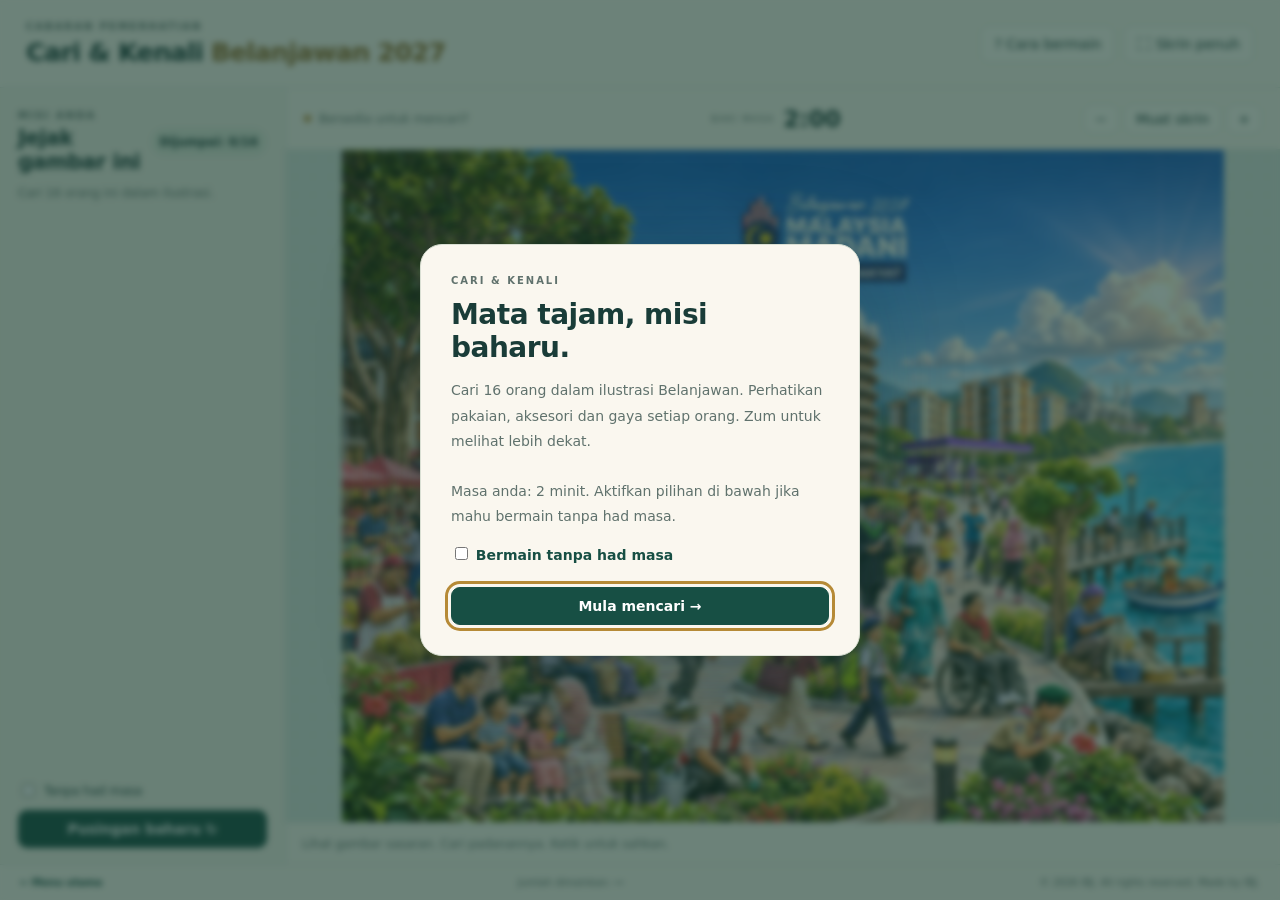
<file: index.html>
<!doctype html>
<html lang="ms">
<head>
<meta charset="utf-8">
<meta name="viewport" content="width=device-width,initial-scale=1,viewport-fit=cover">
<meta name="theme-color" content="#173f3b">
<meta name="description" content="Cari 16 orang dalam ilustrasi Belanjawan 2027. Padankan gambar, zum dan uji ketelitian anda.">
<title>Cari &amp; Kenali Belanjawan 2027</title>
<link rel="stylesheet" href="visual-game.css?v=20261128-4">
<script src="visual-targets.js?v=20261128-7" defer></script>
<script src="visual-game.js?v=20261128-6" defer></script>
</head>
<body>
<header class="masthead">
  <div class="brand"><span class="eyebrow">CABARAN PEMERHATIAN</span><h1>Cari &amp; Kenali <em>Belanjawan 2027</em></h1></div>
  <div class="header-actions"><button id="help" aria-label="Cara bermain">? <span>Cara bermain</span></button><button id="fullscreen" aria-pressed="false" aria-label="Skrin penuh">⛶ <span>Skrin penuh</span></button></div>
</header>
<div class="play-layout">
  <aside class="target-panel" aria-label="Gambar sasaran">
    <div class="panel-heading"><div><span class="eyebrow">MISI ANDA</span><h2>Jejak gambar ini</h2></div><strong id="progress" aria-live="polite">Dijumpai: 0/16</strong></div>
    <p class="instruction">Cari 16 orang ini dalam ilustrasi.</p>
    <ol id="targets" aria-label="16 gambar orang untuk dicari"></ol>
    <div class="panel-bottom"><label><input type="checkbox" id="untimed"> Tanpa had masa</label><button id="restart" class="primary">Pusingan baharu ↻</button></div>
  </aside>
  <main class="scene-column">
    <div class="scene-toolbar">
      <div class="round-state"><span class="live-dot"></span><span id="round-label">Bersedia untuk mencari?</span></div>
      <div id="timerDisplay" role="timer" aria-label="Baki masa"><span id="timer-label">BAKI MASA</span><b id="clock">2:00</b></div>
      <nav aria-label="Kawalan paparan"><button id="out" aria-label="Zum keluar">−</button><button id="fit">Muat skrin</button><button id="in" aria-label="Zum masuk">+</button></nav>
    </div>
    <div id="viewport" tabindex="0" aria-label="Ilustrasi carian. Seret untuk bergerak, cubit atau gunakan butang zum. Kekunci anak panah untuk bergerak, tambah dan tolak untuk zum.">
      <div id="scene"><img id="artwork" src="community-search.webp" width="1437" height="1094" alt="Ilustrasi Belanjawan dengan masyarakat Malaysia, kedai, kenderaan dan aktiviti ekonomi." draggable="false"><svg id="markers" viewBox="0 0 1437 1094" aria-hidden="true"></svg></div>
    </div>
    <div class="scene-caption"><span id="feedback" role="status" aria-live="polite">Lihat gambar sasaran. Cari padanannya. Ketik untuk sahkan.</span><button id="answers" hidden>Lihat jawapan</button></div>
  </main>
</div>
<footer><a href="landing.html">← Menu utama</a><span>Jumlah dimainkan: <b data-count="cari_kenali">—</b></span><span class="copyright">© 2026 IBJ. All rights reserved. Made by IBJ.</span></footer>
<dialog id="modal" aria-labelledby="modalTitle" aria-describedby="modalText"><form method="dialog"><span class="eyebrow">CARI &amp; KENALI</span><h2 id="modalTitle">Mata tajam, misi baharu.</h2><p id="modalText"></p><div id="summary"></div><div class="dialog-actions"><button id="dialog-secondary" value="close">Kembali</button><button id="dialog-primary" class="primary" value="play">Mula mencari →</button></div></form></dialog>
<noscript>Aktifkan JavaScript untuk memainkan permainan ini.</noscript>
</body></html>
</file>
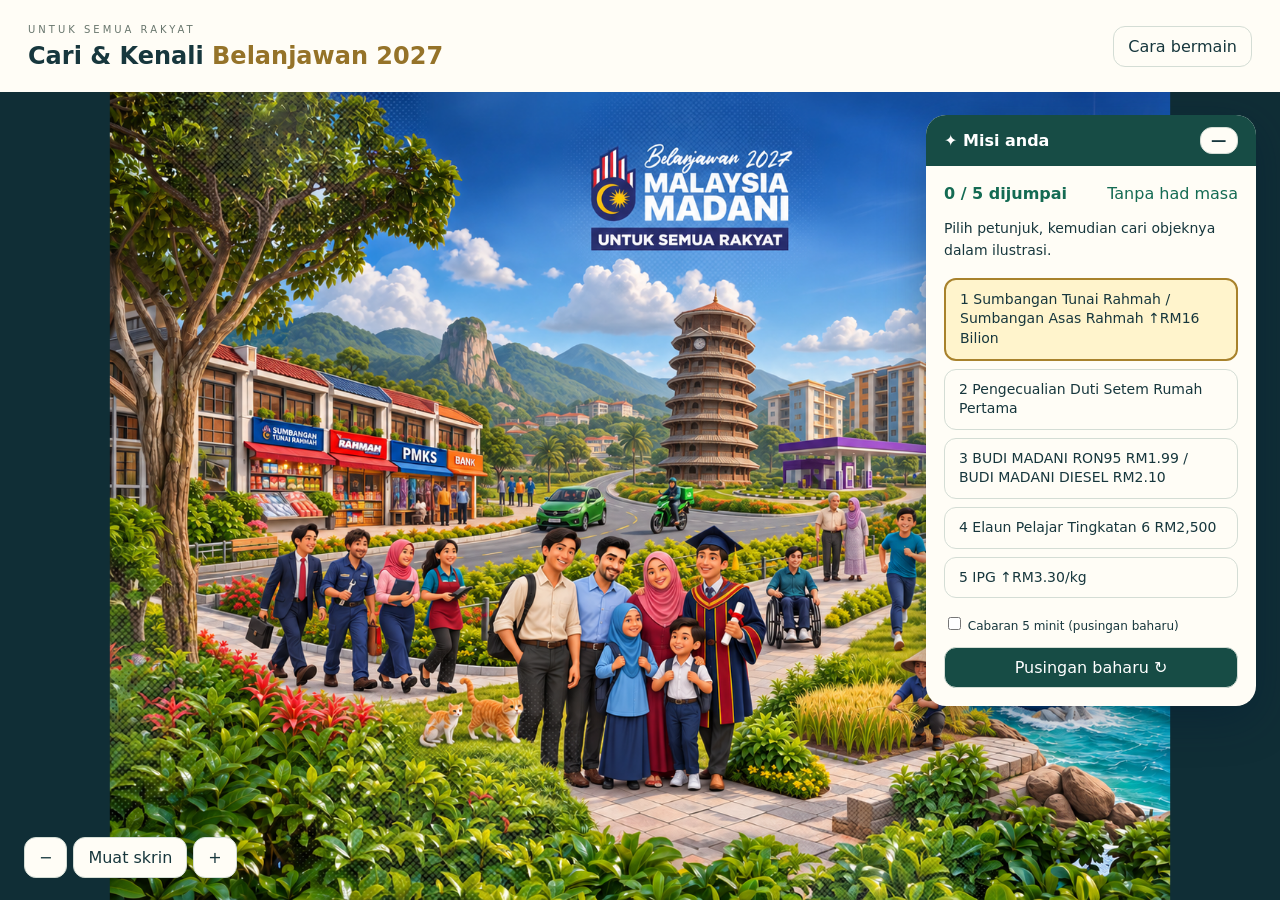
<file: index_v1.html>
<!doctype html><html lang="ms"><meta charset="utf-8"><meta name="viewport" content="width=device-width,initial-scale=1"><title>Cari & Kenali Belanjawan 2027</title><link rel="stylesheet" href="style.css"><body><header><div><small>UNTUK SEMUA RAKYAT</small><h1>Cari & Kenali <em>Belanjawan 2027</em></h1></div><button id="help">Cara bermain</button></header><main id="viewport" aria-label="Ilustrasi permainan"><div id="scene"><img src="illustration.png" alt="Ilustrasi masyarakat Malaysia, kedai, kenderaan dan aktiviti ekonomi" draggable="false"><div id="markers"></div></div></main><nav aria-label="Kawalan paparan"><button id="out" aria-label="Zum keluar">−</button><button id="fit">Muat skrin</button><button id="in" aria-label="Zum masuk">+</button></nav><aside id="panel"><div id="handle"><b>✦ Misi anda</b><button id="min" aria-label="Kecilkan petunjuk">−</button></div><div id="contents"><div class="status"><b id="progress">0 / 5 dijumpai</b><span id="clock"></span></div><p>Pilih petunjuk, kemudian cari objeknya dalam ilustrasi.</p><ol id="clues"></ol><label><input id="timed" type="checkbox"> Cabaran 5 minit (pusingan baharu)</label><button id="restart" class="primary">Pusingan baharu ↻</button></div></aside><div id="feedback" role="status" aria-live="polite"></div><dialog id="modal"><h2 id="modalTitle"></h2><p id="modalText"></p><button id="close" class="primary">Teruskan</button></dialog><script src="data.js"></script><script src="game.js"></script></body></html>
</file>
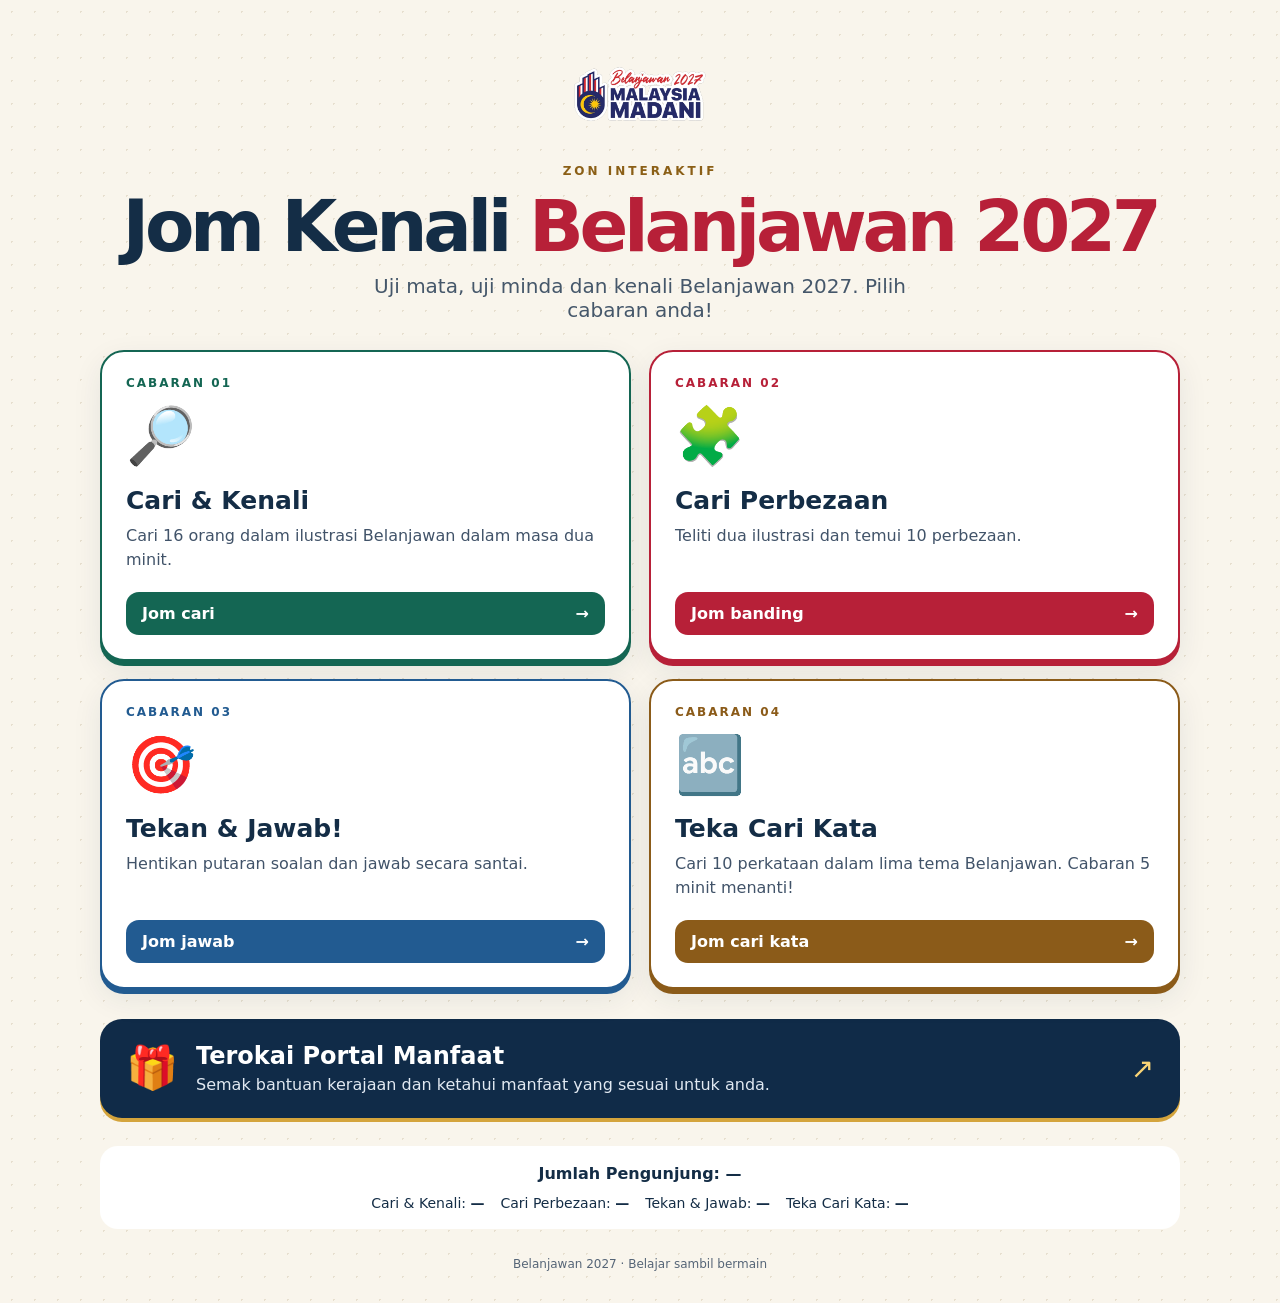
<file: landing.html>
<!doctype html><html lang="ms"><head><meta charset="utf-8"><meta name="viewport" content="width=device-width,initial-scale=1"><meta name="theme-color" content="#102b48"><title>Jom Kenali Belanjawan 2027</title><style>
*{box-sizing:border-box}body{margin:0;font-family:system-ui,sans-serif;color:#142d46;background:#f9f5ec;background-image:radial-gradient(#e7dfcf 1px,transparent 1px);background-size:23px 23px}main{max-width:1120px;margin:auto;padding:24px 20px 32px}header{text-align:center}header img{width:min(220px,60vw);height:140px;object-fit:contain;display:block;margin:auto}h1{font-size:clamp(38px,7vw,72px);letter-spacing:-.06em;line-height:1;margin:12px 0;color:#142d46}h1 span{color:#b72038}header p{font-size:clamp(15px,2vw,20px);margin:12px auto 28px;max-width:560px;color:#45576a}.eyebrow{font-weight:800;font-size:12px;letter-spacing:3px;text-transform:uppercase;color:#8b5f16}.games{display:grid;grid-template-columns:repeat(2,1fr);gap:18px}.game{--accent:#146653;display:flex;flex-direction:column;position:relative;overflow:hidden;padding:24px;border-radius:24px;background:white;color:#142d46;text-decoration:none;box-shadow:0 5px 0 var(--accent),0 10px 30px #17334a15;border:2px solid var(--accent);transition:transform .2s,box-shadow .2s;min-height:260px}.game:hover{transform:translateY(-5px);box-shadow:0 9px 0 var(--accent),0 15px 30px #17334a22}.game:active{transform:translateY(3px);box-shadow:0 2px 0 var(--accent)}.game:nth-child(2){--accent:#b72038}.game:nth-child(3){--accent:#225b91}.game:nth-child(4){--accent:#8b5b19}.number{color:var(--accent);font-weight:800;font-size:12px;letter-spacing:2px}.emoji{font-size:56px;line-height:1.3;margin:10px 0}.game h2{font-size:25px;line-height:1.15;margin:4px 0 8px}.game p{color:#415369;margin:0 0 20px;line-height:1.5}.play{margin-top:auto;color:white;background:var(--accent);padding:12px 16px;border-radius:13px;font-weight:800;display:flex;justify-content:space-between}.portal{display:flex;align-items:center;gap:18px;background:#102b48;color:white;text-decoration:none;border-radius:22px;margin-top:30px;padding:22px 26px;box-shadow:0 4px 0 #d4a43c}.portal .emoji{margin:0;font-size:42px}.portal h2{margin:0 0 5px;font-size:24px}.portal p{margin:0;color:#e1e9f2}.portal .arrow{margin-left:auto;font-size:28px;color:#f9d477}.portal:hover{background:#1d4264}a:focus-visible{outline:4px solid #d69b28;outline-offset:5px}footer{text-align:center;color:#566577;font-size:12px;margin-top:28px} @media(max-width:720px){main{padding:18px 14px 24px}.games{grid-template-columns:1fr;gap:16px}.game{min-height:0;padding:18px}.emoji{font-size:44px;margin:4px 0}.game h2{font-size:23px}.game p{margin-bottom:12px}.portal{padding:18px;gap:12px}.portal h2{font-size:20px}header img{height:110px}}@media(prefers-reduced-motion:reduce){*{transition:none!important}}</style></head><body><main><header><img src="[data-uri]" alt="Belanjawan 2027 Malaysia MADANI"><div class="eyebrow">Zon Interaktif</div><h1>Jom Kenali <span>Belanjawan 2027</span></h1><p>Uji mata, uji minda dan kenali Belanjawan 2027. Pilih cabaran anda!</p></header><section class="games" aria-label="Pilih permainan"><a class="game" href="index.html"><span class="number">CABARAN 01</span><span class="emoji" aria-hidden="true">🔎</span><h2>Cari &amp; Kenali</h2><p>Cari 16 orang dalam ilustrasi Belanjawan dalam masa dua minit.</p><span class="play">Jom cari <span>→</span></span></a><a class="game" href="https://ismailyjoe.github.io/belanjawan-2027-cari-perbezaan/"><span class="number">CABARAN 02</span><span class="emoji" aria-hidden="true">🧩</span><h2>Cari Perbezaan</h2><p>Teliti dua ilustrasi dan temui 10 perbezaan.</p><span class="play">Jom banding <span>→</span></span></a><a class="game" href="https://ismailyjoe.github.io/belanjawan-2027-soalan-santai/"><span class="number">CABARAN 03</span><span class="emoji" aria-hidden="true">🎯</span><h2>Tekan &amp; Jawab!</h2><p>Hentikan putaran soalan dan jawab secara santai.</p><span class="play">Jom jawab <span>→</span></span></a>
<a class="game" href="https://ismailyjoe.github.io/belanjawan-2027-teka-cari-kata/">
 <span class="number">CABARAN 04</span>
 <span class="emoji" aria-hidden="true">🔤</span>
 <h2>Teka Cari Kata</h2>
 <p>Cari 10 perkataan dalam lima tema Belanjawan. Cabaran 5 minit menanti!</p>
 <span class="play">Jom cari kata <span>→</span></span>
</a></section><a class="portal" href="https://manfaat.mof.gov.my/" target="_blank" rel="noopener noreferrer"><span class="emoji" aria-hidden="true">🎁</span><div><h2>Terokai Portal Manfaat</h2><p>Semak bantuan kerajaan dan ketahui manfaat yang sesuai untuk anda.</p></div><span class="arrow" aria-hidden="true">↗</span></a><section style='margin-top:28px;text-align:center;background:white;border-radius:18px;padding:18px;color:#142d46' aria-label='Statistik'><strong>Jumlah Pengunjung: <span data-count='visitors'>—</span></strong><div style='display:flex;flex-wrap:wrap;justify-content:center;gap:16px;margin-top:12px;font-size:14px'><span>Cari &amp; Kenali: <b data-count='cari_kenali'>—</b></span><span>Cari Perbezaan: <b data-count='cari_perbezaan'>—</b></span><span>Tekan &amp; Jawab: <b data-count='tekan_jawab'>—</b></span><span>Teka Cari Kata: <b data-count='teka_cari_kata'>—</b></span></div></section><footer>Belanjawan 2027 · Belajar sambil bermain</footer></main><script>(()=>{const base="https://belanjawan-2027-games-default-rtdb.asia-southeast1.firebasedatabase.app/counters/";const fmt=new Intl.NumberFormat("ms-MY");window.budgetCount=async key=>{try{const r=await fetch(base+key+".json",{method:"PUT",headers:{"Content-Type":"application/json"},body:JSON.stringify({".sv":{"increment":1}})});if(!r.ok)throw Error(r.status);const v=await r.json();document.querySelectorAll('[data-count="'+key+'"]').forEach(e=>e.textContent=fmt.format(v));}catch(e){console.warn("Counter unavailable",e);}};window.budgetRead=async()=>{try{const r=await fetch(base.slice(0,-1)+".json",{cache:"no-store"});if(!r.ok)throw Error(r.status);const v=await r.json()||{};document.querySelectorAll("[data-count]").forEach(e=>e.textContent=fmt.format(v[e.dataset.count]||0));}catch(e){console.warn("Counter unavailable",e);}};})();</script><script>budgetCount('visitors').then(budgetRead);</script></body></html>
</file>
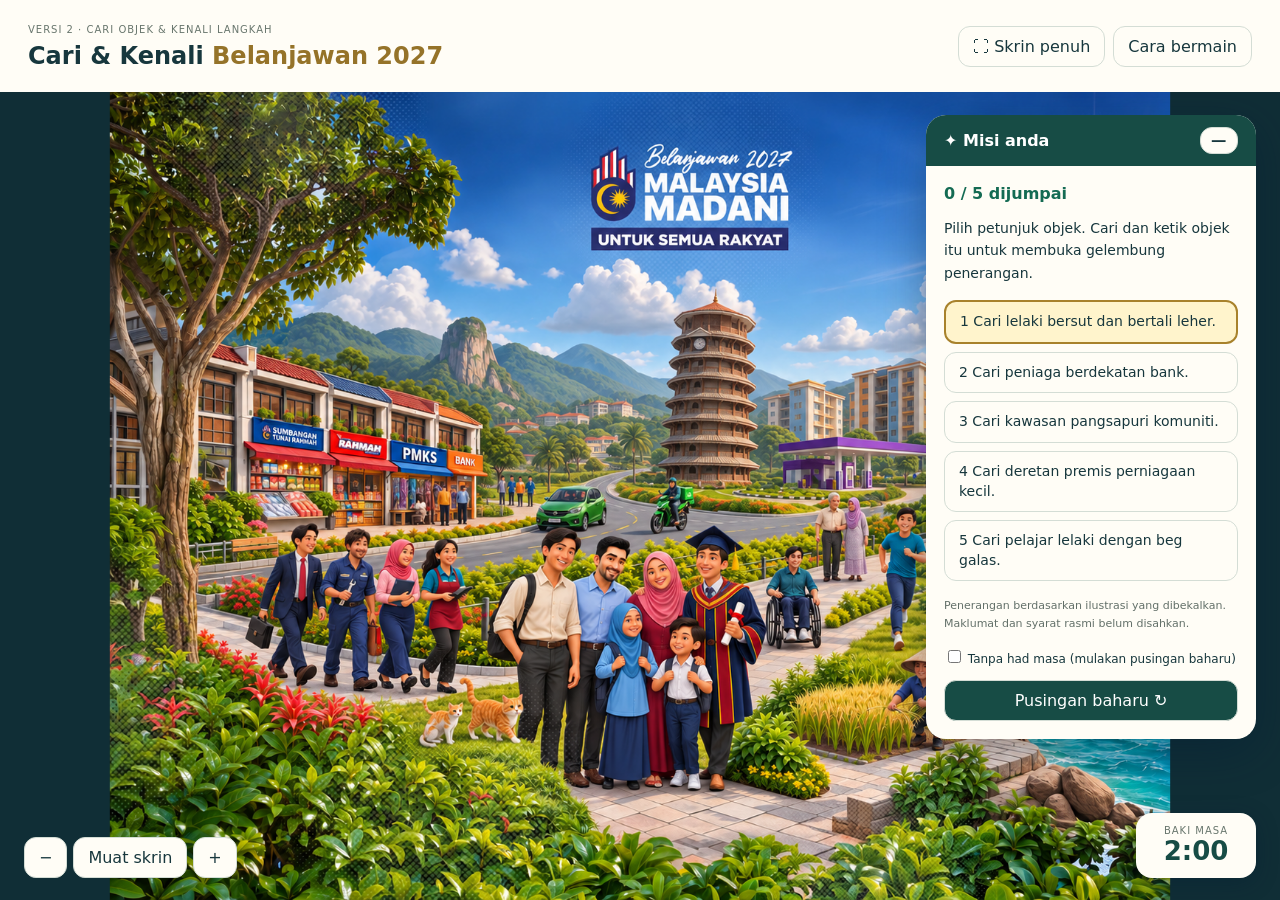
<file: version2.html>
<!doctype html><html lang="ms"><meta charset="utf-8"><meta name="viewport" content="width=device-width,initial-scale=1"><title>Cari & Kenali Belanjawan 2027</title><style>*{box-sizing:border-box}body{margin:0;background:#102e36;color:#17373d;font:16px system-ui,sans-serif;overflow:hidden}header{height:92px;background:#fffdf6;display:flex;align-items:center;justify-content:space-between;padding:16px 28px;position:relative;z-index:2}small{font-size:10px;letter-spacing:3px;color:#68766d}h1{font-size:24px;margin:5px 0}em{font-style:normal;color:#957329}button{font:inherit;border:1px solid #d4ddd5;border-radius:12px;padding:10px 14px;background:#fffdf6;color:#17373d;cursor:pointer}button:focus-visible{outline:3px solid #d99a24;outline-offset:2px}button:hover{background:#e9f0e7}#viewport{height:calc(100dvh - 92px);position:relative;overflow:hidden;touch-action:none;cursor:grab}#scene{position:absolute;transform-origin:0 0;user-select:none}#scene img{display:block;width:1437px;height:1095px;pointer-events:none}#markers{position:absolute;inset:0;pointer-events:none}.marker{position:absolute;border:4px solid #fff;border-radius:50%;background:#146b53aa;box-shadow:0 0 0 4px #146b53;width:38px;height:38px;display:grid;place-items:center;color:white;font-weight:bold;transform:translate(-50%,-50%)}nav{position:absolute;bottom:22px;left:24px;display:flex;gap:6px}aside{position:absolute;right:24px;top:115px;width:330px;background:#fffdf6;border-radius:20px;box-shadow:0 12px 45px #001c3466;overflow:hidden;max-height:calc(100dvh - 145px);overflow-y:auto}#handle{display:flex;align-items:center;justify-content:space-between;background:#174c45;color:white;padding:12px 18px;cursor:move;touch-action:none}#handle button{padding:0 9px;font-size:22px}#contents{padding:18px}.status{display:flex;justify-content:space-between;color:#146b53}p{font-size:14px;line-height:1.6}ol{padding:0;list-style:none;margin:16px 0}li{margin:8px 0}li button{width:100%;text-align:left;font-size:14px;line-height:1.4}li button.active{border:2px solid #a8822c;background:#fff4cc}li button.found{background:#e3efdf;text-decoration:line-through}label{font-size:12px;display:block;margin:14px 0}.primary{background:#174c45;color:white;width:100%}.primary:hover{background:#28695e}#feedback{position:absolute;bottom:80px;left:50%;transform:translateX(-50%);background:#fffdf6;padding:12px 20px;border-radius:16px;pointer-events:none;opacity:0;transition:opacity .2s;max-width:90%;text-align:center}dialog{border:0;border-radius:24px;padding:30px;max-width:460px;width:90%}dialog::backdrop{background:#092d3dbb}dialog h2{color:#174c45}@media(max-width:600px){header{height:78px;padding:12px 16px}h1{font-size:17px}header button{font-size:12px;padding:8px}#viewport{height:calc(100dvh - 78px)}aside{width:275px;right:12px;top:92px;max-height:55dvh}#contents{padding:12px}li button{font-size:12px;padding:8px}nav{left:12px;bottom:16px}}

#bubbles{position:absolute;inset:0;pointer-events:none}.measure-bubble{position:absolute;pointer-events:auto;background:#fffdf6;border:2px solid #ae862e;border-radius:18px;padding:16px;box-shadow:0 8px 28px #001c3466;z-index:1;cursor:default}.measure-bubble:after{content:'';position:absolute;bottom:-12px;left:50%;border-left:12px solid transparent;border-right:12px solid transparent;border-top:12px solid #ae862e}.measure-bubble button{float:right;padding:0 7px;margin-left:5px}.measure-bubble p{margin:10px 0 0;font-size:14px}.marker{pointer-events:auto;cursor:pointer}#completion{padding:10px;background:#e3efdf;border-radius:10px;margin-bottom:12px}.source-note{font-size:11px;color:#637069}li button.found{text-decoration:none}header small{letter-spacing:1px}
#timerDisplay{position:fixed;right:24px;bottom:22px;z-index:3;display:flex;flex-direction:column;align-items:center;min-width:120px;padding:12px 18px;border-radius:16px;background:#fffdf6;box-shadow:0 5px 22px #001c3455;color:#174c45}#timerDisplay small{font-size:10px;letter-spacing:1px}#clock{font-size:26px;font-variant-numeric:tabular-nums}#timerDisplay.urgent{color:#a52f28}#timerDisplay.no-limit #clock{font-size:16px}@media(max-width:600px){#timerDisplay{right:12px;bottom:16px;min-width:105px;padding:10px}#clock{font-size:22px}}.header-actions{display:flex;gap:8px;align-items:center}body:fullscreen{width:100%;height:100%}@media(max-width:600px){header{gap:8px}header h1{font-size:15px}header small{font-size:8px}.header-actions{gap:5px;flex-shrink:0}.header-actions button{font-size:11px;padding:8px 7px}header>div:first-child{min-width:0}}</style><body><header><div><small>VERSI 2 · CARI OBJEK & KENALI LANGKAH</small><h1>Cari & Kenali <em>Belanjawan 2027</em></h1></div><div class="header-actions"><button id="fullscreen" aria-pressed="false">⛶ Skrin penuh</button><button id="help">Cara bermain</button></div></header><main id="viewport" aria-label="Ilustrasi permainan"><div id="scene"><img src="illustration.png" alt="Ilustrasi masyarakat Malaysia, kedai, kenderaan dan aktiviti ekonomi" draggable="false"><div id="markers"></div></div><div id="bubbles"></div></main><nav aria-label="Kawalan paparan"><button id="out" aria-label="Zum keluar">−</button><button id="fit">Muat skrin</button><button id="in" aria-label="Zum masuk">+</button></nav><aside id="panel"><div id="handle"><b>✦ Misi anda</b><button id="min" aria-label="Kecilkan petunjuk">−</button></div><div id="contents"><div id="completion" hidden><b>Tahniah! Semua dijumpai 🎉</b><p>Klik tanda ✓ untuk membaca semula penerangan.</p></div><div class="status"><b id="progress">0 / 5 dijumpai</b></div><p>Pilih petunjuk objek. Cari dan ketik objek itu untuk membuka gelembung penerangan.</p><ol id="clues"></ol><p class="source-note">Penerangan berdasarkan ilustrasi yang dibekalkan. Maklumat dan syarat rasmi belum disahkan.</p><label><input id="untimed" type="checkbox"> Tanpa had masa (mulakan pusingan baharu)</label><button id="restart" class="primary">Pusingan baharu ↻</button></div></aside><div id="timerDisplay" role="timer" aria-label="Baki masa"><small>BAKI MASA</small><b id="clock">2:00</b></div><div id="feedback" role="status" aria-live="polite"></div><dialog id="modal"><h2 id="modalTitle"></h2><p id="modalText"></p><button id="close" class="primary">Teruskan</button></dialog><script>const ITEMS = [{"id":1,"text":"Sumbangan Tunai Rahmah / Sumbangan Asas Rahmah ↑RM16 Bilion","clue":"Cari kedai bantuan keperluan asas.","rect":[13,40,8,13],"measure":"Peruntukan Sumbangan Tunai Rahmah dan Sumbangan Asas Rahmah dinaikkan kepada RM16 bilion."},{"id":2,"text":"Pembiayaan mikro ↑RM57 Bilion","clue":"Cari deretan premis perniagaan kecil.","rect":[9,34,26,20],"measure":"Pembiayaan mikro dinaikkan kepada RM57 bilion."},{"id":3,"text":"TEKUN ↑RM1.3 Bilion","clue":"Cari kedai PMKS.","rect":[26,42,6,12],"measure":"Pembiayaan melalui TEKUN dinaikkan kepada RM1.3 bilion."},{"id":4,"text":"Cukai ↓1%","clue":"Cari premis PMKS dalam deretan kedai.","rect":[26,42,6,12],"measure":"Cukai bagi PMKS dikurangkan sebanyak 1%."},{"id":5,"text":"BSN ↑RM1.7 Bilion","clue":"Cari bank bersebelahan kedai PMKS.","rect":[32,44,4,10],"measure":"Pembiayaan melalui BSN dinaikkan kepada RM1.7 bilion."},{"id":6,"text":"AIM ↑RM3 Bilion","clue":"Cari kumpulan usahawan di tepi jalan.","rect":[36,47,4,5],"measure":"Pembiayaan melalui AIM dinaikkan kepada RM3 bilion."},{"id":7,"text":"Peruntukan Semua Negeri Naik ↑","clue":"Cari menara jam condong.","rect":[51,24,11,25],"measure":"Peruntukan untuk semua negeri ditingkatkan."},{"id":8,"text":"Komuniti Angkat MADANI","clue":"Cari kawasan pangsapuri komuniti.","rect":[62,32,20,11],"measure":"Komuniti Angkat MADANI ialah program untuk menyokong pembangunan komuniti."},{"id":9,"text":"Pengecualian Duti Setem Rumah Pertama","clue":"Cari bangunan pangsapuri.","rect":[62,32,20,11],"measure":"Pengecualian duti setem diberikan bagi rumah pertama."},{"id":10,"text":"BUDI MADANI RON95 RM1.99 / BUDI MADANI DIESEL RM2.10","clue":"Cari stesen minyak.","rect":[63,42,15,7],"measure":"Harga BUDI MADANI RON95 ialah RM1.99 dan diesel RM2.10."},{"id":11,"text":"Jualan RAHMAH ↑RM700 juta","clue":"Cari kedai RAHMAH.","rect":[20,41,6,13],"measure":"Peruntukan Jualan RAHMAH dinaikkan kepada RM700 juta."},{"id":12,"text":"Barang basah","clue":"Cari gerai sayur dan barang basah.","rect":[13,48,7,6],"measure":"Penebusan SARA diperluaskan untuk pembelian barangan basah dan pasar tani."},{"id":13,"text":"Geran Sejahtera MADANI","clue":"Cari peniaga berdekatan bank.","rect":[30,48,4,5],"measure":"Geran Sejahtera MADANI menyediakan sokongan berbentuk peralatan."},{"id":14,"text":"e-Hailing ↑RM227","clue":"Cari kereta hijau.","rect":[40,48,7,6],"measure":"Pendapatan pemandu e-Hailing ditingkatkan sebanyak RM227."},{"id":15,"text":"Peningkatan Pendapatan p-Hailing ↑RM100","clue":"Cari penunggang motosikal penghantaran hijau.","rect":[50,47,5,8],"measure":"Pendapatan p-Hailing ditingkatkan sebanyak RM100."},{"id":16,"text":"Cukai Jagaan Warga Emas ↓","clue":"Cari pasangan warga emas.","rect":[66,49,6,12],"measure":"Pelepasan cukai berkaitan penjagaan warga emas ditingkatkan."},{"id":17,"text":"Pelepasan cukai ↑RM12,000 / Kadar cukai ↓1%","clue":"Cari lelaki berjanggut berbaju biru di tengah.","rect":[44,55,5,12],"measure":"Pelepasan cukai dinaikkan kepada RM12,000 dan kadar cukai dikurangkan sebanyak 1%."},{"id":18,"text":"Langganan AI Percuma","clue":"Cari graduan bertopi mortar.","rect":[54,54,7,11],"measure":"Langganan AI diberikan secara percuma."},{"id":19,"text":"Bakat MADANI RM30,000","clue":"Cari wanita berbaju merah berlengan biru kehijauan yang memegang tablet.","rect":[29,55,5,19],"measure":"Bakat MADANI menawarkan 30 ribu peluang kerjaya baharu"},{"id":20,"text":"Gaji Kehidupan Wajar ↑RM3,400","clue":"Cari lelaki bersut dan bertali leher.","rect":[14,53,6,20],"measure":"Gaji Kehidupan Wajar dinaikkan kepada RM3,400."},{"id":21,"text":"Gaji Minimum ↑RM2,000","clue":"Cari pekerja mekanik dengan sepana.","rect":[19,54,7,20],"measure":"Gaji minimum dinaikkan kepada RM2,000."},{"id":22,"text":"Elaun Pelajar Tingkatan 6 RM2,500","clue":"Cari pelajar lelaki dengan beg galas.","rect":[36,54,8,14],"measure":"Elaun RM2,500 disediakan bagi pelajar Tingkatan 6."},{"id":23,"text":"Bantuan OKU ↑","clue":"Cari pengguna kerusi roda.","rect":[62,56,5,13],"measure":"Bantuan untuk orang kurang upaya (OKU) ditingkatkan."},{"id":24,"text":"Sumbangan Asas Rahmah 2 X RM100","clue":"Cari ibu bertudung merah jambu di tengah.","rect":[49,57,5,10],"measure":"Sumbangan Asas Rahmah diberikan sebanyak RM100 untuk dua kali pemberian."},{"id":25,"text":"Pelepasan Cukai Kasut Sukan","clue":"Cari lelaki berjoging.","rect":[72,51,5,18],"measure":"Pelepasan cukai diberikan bagi kasut sukan."},{"id":26,"text":"IPG ↑RM3.30/kg","clue":"Cari penoreh getah di pokok.","rect":[77,57,5,13],"measure":"Insentif Pengeluaran Getah (IPG) dinaikkan kepada RM3.30 sekilogram."},{"id":27,"text":"Pengecualian Bayaran Balik PTPTN <RM2,500","clue":"Cari graduan berjubah.","rect":[55,65,6,21],"measure":"Pengecualian bayaran balik PTPTN melibatkan peminjam berpendapatan bawah RM2,500."},{"id":28,"text":"Lesen Sampan Khas ↑20,000","clue":"Cari nelayan di dalam sampan.","rect":[81,66,12,10],"measure":"Bilangan lesen sampan khas dinaikkan kepada 20,000."},{"id":29,"text":"Peningkatan Kadar Bantuan Awal Persekolahan ↑RM200","clue":"Cari dua murid sekolah di hadapan.","rect":[46,64,11,22],"measure":"Bantuan Awal Persekolahan dinaikkan kepada RM200."},{"id":30,"text":"Pelepasan Cukai Haiwan Peliharaan","clue":"Cari dua ekor kucing.","rect":[29,74,10,8],"measure":"Pelepasan cukai diberikan bagi perbelanjaan berkaitan haiwan peliharaan."},{"id":31,"text":"Insentif Penuaian ↑RM100/hektar / Pembajakan ↑RM300/hektar","clue":"Cari pesawah menuai padi.","rect":[73,70,9,12],"measure":"Insentif penuaian dinaikkan kepada RM100 sehektar dan insentif pembajakan kepada RM300 sehektar."}];</script><script>
function positionBubbles(){const el=document.querySelector('.measure-bubble');if(!el)return;const it=ITEMS.find(a=>a.id===Number(el.dataset.id));if(!it)return;const anchorX=x+(it.rect[0]+it.rect[2]/2)/100*1437*scale,anchorY=y+it.rect[1]/100*1095*scale;const width=Math.min(310,vp.clientWidth-24);el.style.width=width+'px';el.style.left=Math.max(12,Math.min(vp.clientWidth-width-12,anchorX-width/2))+'px';el.style.top=Math.max(12,Math.min(vp.clientHeight-el.offsetHeight-12,anchorY-el.offsetHeight-14))+'px';}
function reveal(it){const el=document.createElement('section');el.className='measure-bubble';el.dataset.id=it.id;el.setAttribute('aria-live','polite');const close=document.createElement('button');close.textContent='×';close.setAttribute('aria-label','Tutup penerangan');close.onclick=()=>el.remove();const title=document.createElement('strong');title.textContent='✓ Objek dijumpai';const para=document.createElement('p');para.textContent=it.measure;el.append(close,title,para);$('#bubbles').replaceChildren(el);positionBubbles();}
const $=s=>document.querySelector(s),vp=$('#viewport'),scene=$('#scene');
let round=[],found=new Set(),active=0,ended=false,deadline=null,scale=1,x=0,y=0,points=new Map(),gesture=null;
function sample(items,n=5){const a=[...items];for(let i=a.length-1;i>0;i--){const j=Math.floor(Math.random()*(i+1));[a[i],a[j]]=[a[j],a[i]]}const seen=new Set();return a.filter(it=>{const key=it.rect.join(',');if(seen.has(key))return false;seen.add(key);return true}).slice(0,n)}
function hit(item,px,py){const [a,b,w,h]=item.rect;return px>=a&&px<=a+w&&py>=b&&py<=b+h}
function draw(){positionBubbles();scene.style.transform=`translate(${x}px,${y}px) scale(${scale})`}
function fit(){scale=Math.min(vp.clientWidth/1437,vp.clientHeight/1095);x=(vp.clientWidth-1437*scale)/2;y=(vp.clientHeight-1095*scale)/2;draw()}
function zoom(f,cx=vp.clientWidth/2,cy=vp.clientHeight/2){const next=Math.max(Math.min(vp.clientWidth/1437,vp.clientHeight/1095)*.8,Math.min(5,scale*f));x=cx-(cx-x)*next/scale;y=cy-(cy-y)*next/scale;scale=next;draw()}
let toastTimeout;function say(t){$('#feedback').textContent=t;$('#feedback').style.opacity=1;clearTimeout(toastTimeout);toastTimeout=setTimeout(()=>$('#feedback').style.opacity=0,2800)}
function modal(title,text){$('#modalTitle').textContent=title;$('#modalText').textContent=text;$('#modal').showModal()}
function render(){ $('#progress').textContent=`${found.size} / 5 dijumpai`;$('#clues').replaceChildren(...round.map((it,i)=>{const li=document.createElement('li'),b=document.createElement('button');b.textContent=`${found.has(it.id)?'✓':i+1} ${it.clue}`;b.className=found.has(it.id)?'found':i===active?'active':'';b.disabled=found.has(it.id)||ended;b.onclick=()=>{active=i;render()};li.append(b);return li}));}
function start(){$('#completion').hidden=true;round=sample(ITEMS);found.clear();active=0;ended=false;deadline=$('#untimed').checked?null:Date.now()+120000;$('#markers').replaceChildren();$('#bubbles').replaceChildren();render();tick()}
function choose(px,py){if(ended)return;const it=round[active];if(!it||found.has(it.id))return;if(!hit(it,px,py)){say('Belum tepat. Cuba lagi atau zum untuk melihat dengan lebih dekat.');return}found.add(it.id);const m=document.createElement('span');m.className='marker';m.textContent='✓';m.setAttribute('role','button');m.setAttribute('tabindex','0');m.setAttribute('aria-label','Baca semula: '+it.clue);m.onclick=e=>{e.stopPropagation();reveal(it)};m.onkeydown=e=>{if(e.key==='Enter'||e.key===' '){e.preventDefault();reveal(it)}};m.style.left=`${it.rect[0]+it.rect[2]/2}%`;m.style.top=`${it.rect[1]+it.rect[3]/2}%`;$('#markers').append(m);reveal(it);say('Tepat! Baca penerangan dalam gelembung.');active=round.findIndex(i=>!found.has(i.id));if(found.size===5){ended=true;deadline=null;say('Tahniah! Semua 5 objek dijumpai. Baca gelembung atau mulakan pusingan baharu.');$('#completion').hidden=false;}render()}
function tick(){const display=$('#timerDisplay');display.classList.toggle('no-limit',$('#untimed').checked);display.classList.remove('urgent');if(!deadline){display.querySelector('small').textContent=ended? 'PUSINGAN TAMAT':'MASA';$('#clock').textContent=$('#untimed').checked?'Tanpa had masa':ended?(found.size===5?'Selesai':'0:00'):'2:00';return}display.querySelector('small').textContent='BAKI MASA';let seconds=Math.max(0,Math.ceil((deadline-Date.now())/1000));$('#clock').textContent=`${Math.floor(seconds/60)}:${String(seconds%60).padStart(2,'0')}`;display.classList.toggle('urgent',seconds<=20);if(!seconds){deadline=null;ended=true;render();modal('Masa tamat',`Anda menemui ${found.size} daripada 5 objek. Cuba pusingan baharu!`)}}
setInterval(tick,250);$('#restart').onclick=start;$('#untimed').onchange=start;$('#in').onclick=()=>zoom(1.3);$('#out').onclick=()=>zoom(1/1.3);$('#fit').onclick=fit;$('#close').onclick=()=>$('#modal').close();$('#help').onclick=()=>modal('Cara bermain','Pilih petunjuk objek, kemudian cari dan ketik objek itu. Jawapan betul akan membuka gelembung penerangan Belanjawan di atas objek. Klik tanda ✓ untuk membaca semula. Ketik objek yang sepadan. Seret ilustrasi untuk bergerak; gunakan + / −, roda tetikus atau cubit dua jari untuk zum. Seret kepala tetingkap misi untuk mengalihkannya, dan tekan − untuk mengecilkan. Pemasa 2 minit diaktifkan secara lalai dan dipaparkan di kanan bawah. Pilih Tanpa had masa untuk bermain tanpa pemasa; menukar tetapan akan memulakan pusingan baharu.');$('#min').onclick=()=>{const c=$('#contents');c.hidden=!c.hidden;$('#min').textContent=c.hidden?'+':'−'};
vp.addEventListener('wheel',e=>{e.preventDefault();const r=vp.getBoundingClientRect();zoom(Math.exp(-e.deltaY*.001),e.clientX-r.left,e.clientY-r.top)},{passive:false});
vp.onpointerdown=e=>{if(e.target.closest('.measure-bubble,.marker'))return;vp.setPointerCapture(e.pointerId);points.set(e.pointerId,{x:e.clientX,y:e.clientY});gesture={startX:e.clientX,startY:e.clientY,moved:false};};
vp.onpointermove=e=>{if(!points.has(e.pointerId))return;const old=points.get(e.pointerId),others=[...points.entries()].filter(([id])=>id!==e.pointerId);if(others.length){const o=others[0][1],a=Math.hypot(old.x-o.x,old.y-o.y),b=Math.hypot(e.clientX-o.x,e.clientY-o.y),r=vp.getBoundingClientRect();if(a>0)zoom(b/a,(e.clientX+o.x)/2-r.left,(e.clientY+o.y)/2-r.top);gesture.moved=true}else{x+=e.clientX-old.x;y+=e.clientY-old.y;if(Math.hypot(e.clientX-gesture.startX,e.clientY-gesture.startY)>6)gesture.moved=true;draw()}points.set(e.pointerId,{x:e.clientX,y:e.clientY})};
vp.onpointerup=e=>{points.delete(e.pointerId);if(gesture&&!gesture.moved&&!points.size){const r=vp.getBoundingClientRect();choose((e.clientX-r.left-x)/scale/1437*100,(e.clientY-r.top-y)/scale/1095*100)}if(gesture)gesture.moved=true};vp.onpointercancel=e=>{points.delete(e.pointerId);gesture=null};
let drag;$('#handle').onpointerdown=e=>{if(e.target.closest('button'))return;$('#handle').setPointerCapture(e.pointerId);const r=$('#panel').getBoundingClientRect();drag={dx:e.clientX-r.left,dy:e.clientY-r.top}};$('#handle').onpointermove=e=>{if(!drag)return;const panel=$('#panel');panel.style.right='auto';panel.style.left=Math.max(0,Math.min(innerWidth-panel.offsetWidth,e.clientX-drag.dx))+'px';panel.style.top=Math.max(0,Math.min(innerHeight-50,e.clientY-drag.dy))+'px'};$('#handle').onpointerup=()=>drag=null;$('#handle').onpointercancel=()=>drag=null;window.onresize=()=>{fit();$('#panel').style.left='';$('#panel').style.top='';$('#panel').style.right=''};fit();start();


const fullscreenButton=$('#fullscreen');
function syncFullscreen(){const active=!!(document.fullscreenElement||document.webkitFullscreenElement);fullscreenButton.textContent=active?'⛶ Keluar skrin penuh':'⛶ Skrin penuh';fullscreenButton.setAttribute('aria-pressed',String(active));requestAnimationFrame(fit)}
fullscreenButton.onclick=async()=>{try{if(document.fullscreenElement||document.webkitFullscreenElement){const leave=document.exitFullscreen||document.webkitExitFullscreen;if(leave)await leave.call(document)}else{const root=document.documentElement;const enter=root.requestFullscreen||root.webkitRequestFullscreen;if(!enter){say('Skrin penuh tidak disokong dalam pelayar ini. Cuba buka permainan dalam Chrome atau Edge dan tekan F11.');return}await enter.call(root)}syncFullscreen()}catch(error){say('Skrin penuh tidak dapat dibuka. Cuba buka pautan permainan dalam pelayar dan tekan F11.')}};
document.addEventListener('fullscreenchange',syncFullscreen);document.addEventListener('webkitfullscreenchange',syncFullscreen);
</script></body></html>
</file>
<file: visual-game.css>
:root{color-scheme:light;--cream:#faf7ef;--ink:#193c38;--green:#174f44;--gold:#b68a36;--muted:#60726d;--line:#dce3d9}*{box-sizing:border-box}body{margin:0;height:100dvh;min-height:360px;overflow:hidden;background:var(--cream);color:var(--ink);font:14px system-ui,-apple-system,sans-serif;display:grid;grid-template-rows:88px minmax(0,1fr) 36px}button,a,input{-webkit-tap-highlight-color:transparent}button{font:inherit;color:var(--ink);background:#fffdf7;border:1px solid var(--line);border-radius:9px;padding:10px 13px;cursor:pointer;transition:background .15s,border-color .15s}button:hover{background:#eaf0e7;border-color:#9fae9f}button:disabled{cursor:default;opacity:.6}button:focus-visible,a:focus-visible,input:focus-visible,#viewport:focus-visible{outline:3px solid var(--gold);outline-offset:3px}.masthead{display:flex;align-items:center;justify-content:space-between;padding:16px 26px;border-bottom:1px solid var(--line);gap:12px}.eyebrow{display:block;font-size:10px;font-weight:800;letter-spacing:2px;color:var(--muted)}h1{font-size:clamp(18px,2vw,27px);letter-spacing:-.8px;margin:5px 0 0}h1 em{color:#916b27;font-style:normal}.header-actions{display:flex;gap:8px;flex-shrink:0}.play-layout{display:grid;grid-template-columns:286px minmax(0,1fr);min-height:0}.target-panel{padding:22px 18px 16px;border-right:1px solid var(--line);display:flex;flex-direction:column;min-height:0;background:#f2f1e7}.panel-heading{display:flex;align-items:center;justify-content:space-between;gap:8px}h2{margin:5px 0 0;font-size:21px;letter-spacing:-.5px}#progress{font-size:12px;white-space:nowrap;background:#e1eadc;border-radius:20px;padding:7px 9px}.instruction{font-size:12px;color:var(--muted);line-height:1.5;margin:10px 0 14px}.target-card.selected{border:2px solid #a37a2c;background:#fff7dc;padding:4px}.target-card .card-number{font-size:10px;font-weight:800;letter-spacing:1.4px;color:var(--muted)}.target-card.found{background:#e2eddd;border-color:#9ab994}.target-card.found canvas{opacity:.5}.target-card .check{position:absolute;top:5px;right:5px;width:24px;height:24px;border-radius:50%;background:var(--green);color:white;font-size:15px;display:grid;place-items:center}.panel-bottom{padding-top:14px;margin-top:auto;display:grid;gap:10px}.panel-bottom label{font-size:12px;display:flex;gap:6px;align-items:center}.primary{background:var(--green);color:white;border-color:var(--green);font-weight:700}.primary:hover{background:#24695a;color:white}.scene-column{min-width:0;min-height:0;display:grid;grid-template-rows:62px minmax(0,1fr) 42px}.scene-toolbar{display:flex;align-items:center;justify-content:space-between;gap:10px;padding:10px 18px;border-bottom:1px solid var(--line)}.round-state{display:flex;align-items:center;gap:8px;font-size:12px;color:var(--muted)}.live-dot{height:7px;width:7px;border-radius:50%;background:var(--gold);flex-shrink:0}#timerDisplay{display:flex;align-items:center;gap:9px;white-space:nowrap}#timer-label{font-size:9px;letter-spacing:1.5px;color:var(--muted)}#clock{font-size:23px;font-variant-numeric:tabular-nums}#timerDisplay.urgent #clock{color:#a43029}nav{display:flex;gap:5px}nav button{padding:6px 11px}#viewport{position:relative;overflow:hidden;touch-action:none;cursor:grab;background:#dce6df;background-image:radial-gradient(#c5d4ca 1px,transparent 1px);background-size:18px 18px;user-select:none;-webkit-user-select:none}#viewport:active{cursor:grabbing}#scene{position:absolute;transform-origin:0 0;width:1437px;height:1094px;will-change:transform}#artwork{display:block;width:1437px;height:1094px;pointer-events:none}#markers{position:absolute;inset:0;width:100%;height:100%;pointer-events:none;overflow:visible}.found-outline{fill:#1b8c6126;stroke:#fff;stroke-width:3;paint-order:stroke;filter:drop-shadow(0 0 2px #125d45);vector-effect:non-scaling-stroke}.answer-outline{fill:#ffc84a40;stroke:#9a4715;stroke-width:3;stroke-dasharray:7 4;vector-effect:non-scaling-stroke}.marker-label{font:bold 19px system-ui;fill:white;paint-order:stroke;stroke:#174f44;stroke-width:5;stroke-linejoin:round}.scene-caption{padding:7px 16px;display:flex;align-items:center;justify-content:space-between;gap:10px;border-top:1px solid var(--line);font-size:12px;color:var(--muted)}#feedback{overflow:hidden;text-overflow:ellipsis;white-space:nowrap}#answers{padding:3px 8px;font-size:11px;white-space:nowrap}footer{display:flex;align-items:center;gap:18px;justify-content:space-between;padding:0 20px;font-size:10px;color:var(--muted);border-top:1px solid var(--line)}footer a{color:var(--green);text-decoration:none;font-weight:700}dialog{width:min(440px,calc(100vw - 32px));padding:30px;border:1px solid #d9dfd3;border-radius:22px;color:var(--ink);background:var(--cream);box-shadow:0 24px 100px #092d3d44}dialog::backdrop{background:#12382f9c;backdrop-filter:blur(3px)}dialog h2{font-size:28px;margin:12px 0}dialog p{line-height:1.8;font-size:14px;color:var(--muted);white-space:pre-line}.dialog-actions{display:flex;gap:10px;margin-top:24px}.dialog-actions .primary{flex:1}#summary{font-size:14px;font-weight:700;color:var(--green)}[hidden]{display:none!important}
@media(min-width:801px) and (max-height:740px){.target-panel{padding-top:14px}.panel-bottom{padding-top:9px}.instruction{margin:7px 0 9px}}
@media(max-width:800px){body{grid-template-rows:69px minmax(0,1fr) 29px}.masthead{padding:10px 14px}.masthead .eyebrow{font-size:8px;letter-spacing:1.4px}h1{font-size:18px;letter-spacing:-.6px}.header-actions{gap:5px}.header-actions button{padding:7px 10px;font-size:17px}.header-actions span{display:none}.play-layout{display:flex;flex-direction:column}.target-panel{padding:10px 12px 8px;border-right:0;border-bottom:1px solid var(--line);flex-shrink:0;display:grid;grid-template-columns:1fr auto;gap:4px 8px}.panel-heading{grid-column:1/-1}h2{font-size:15px;margin:0}.panel-heading .eyebrow{display:none}#progress{font-size:11px;padding:4px 8px}.instruction{grid-column:1/-1;margin:0;font-size:11px}.target-card .card-number{font-size:9px}.panel-bottom{grid-column:1/-1;display:flex;justify-content:space-between;align-items:center;padding:0;margin:0}.panel-bottom label{font-size:10px}.panel-bottom button{font-size:10px;padding:5px 9px}.scene-column{flex:1;grid-template-rows:43px minmax(0,1fr) 33px}.scene-toolbar{padding:5px 10px;gap:8px}.round-state{font-size:10px}.live-dot{display:none}#timerDisplay{gap:5px}#clock{font-size:19px}#timer-label{display:none}nav{gap:3px}nav button{padding:5px 9px;font-size:12px}.scene-caption{font-size:10px;padding:5px 10px}footer{font-size:9px;padding:0 12px}.copyright{display:none}}
@media(max-width:380px){h1{font-size:15px}.masthead{padding:10px}.header-actions button{padding:6px 8px}.round-state{max-width:86px;line-height:1.2}}
@media(max-width:800px) and (max-height:520px) and (orientation:landscape){body{grid-template-rows:52px minmax(0,1fr) 24px}.play-layout{display:grid;grid-template-columns:190px minmax(0,1fr)}.target-panel{display:flex;padding:8px;border-right:1px solid var(--line)}.panel-heading{display:block}#progress{display:block;margin-top:6px;width:max-content}.panel-bottom{display:grid}.scene-column{min-height:0}.round-state{display:none}h1{font-size:15px}.masthead .eyebrow{display:none}}
@media(prefers-reduced-motion:reduce){*{transition:none!important;scroll-behavior:auto!important}}

#targets {
  display: grid;
  grid-template-columns: repeat(4, minmax(0, 1fr));
  grid-template-rows: repeat(4, minmax(0, 1fr));
  gap: 5px;
  flex: 1;
  min-height: 0;
  list-style: none;
  margin: 0;
  padding: 3px;
}

#targets li { min-width: 0; min-height: 0; }

.target-card {
  display: grid;
  grid-template-rows: minmax(0, 1fr) auto;
  place-items: center;
  gap: 2px;
  position: relative;
  width: 100%;
  height: 100%;
  padding: 5px;
  border: 1px solid #d6ded1;
  border-radius: 9px;
  background: #fffdf7;
}

.target-card canvas {
  display: block;
  width: 100%;
  height: 100%;
  min-height: 0;
  object-fit: contain;
  pointer-events: none;
}

.target-card .card-number { letter-spacing: 0; line-height: 1; white-space: nowrap; }

@media (max-width: 800px) {
  #targets { grid-column: 1 / -1; height: clamp(146px, 31dvh, 228px); }
  .target-card, .target-card.selected { padding: 2px; }
  .target-card .check { width: 17px; height: 17px; top: 2px; right: 2px; font-size: 11px; }
}

@media (orientation: landscape) and (max-height: 520px) {
  body { min-height: 0; grid-template-rows: 52px minmax(0, 1fr) 24px; }
  .masthead { padding: 6px 12px; }
  .play-layout { display: grid; grid-template-columns: clamp(190px, 32vw, 286px) minmax(0, 1fr); }
  .target-panel { display: flex; gap: 3px; padding: 6px; border-right: 1px solid var(--line); }
  .panel-heading { display: flex; }
  .panel-heading h2 { font-size: 14px; margin: 0; }
  .panel-heading .eyebrow, .instruction { display: none; }
  #progress { margin: 0; font-size: 10px; padding: 4px 6px; }
  #targets { height: auto; gap: 3px; }
  .target-card, .target-card.selected { padding: 2px; }
  .target-card .card-number { font-size: 8px; }
  .target-card .check { width: 15px; height: 15px; top: 1px; right: 1px; font-size: 10px; }
  .panel-bottom { display: flex; justify-content: space-between; align-items: center; gap: 4px; padding: 0; }
  .panel-bottom label, .panel-bottom button { font-size: 10px; }
  .panel-bottom button { padding: 4px 6px; }
  .scene-column { grid-template-rows: 43px minmax(0, 1fr) 33px; }
}
</file>
<file: style.css>
*{box-sizing:border-box}body{margin:0;background:#102e36;color:#17373d;font:16px system-ui,sans-serif;overflow:hidden}header{height:92px;background:#fffdf6;display:flex;align-items:center;justify-content:space-between;padding:16px 28px;position:relative;z-index:2}small{font-size:10px;letter-spacing:3px;color:#68766d}h1{font-size:24px;margin:5px 0}em{font-style:normal;color:#957329}button{font:inherit;border:1px solid #d4ddd5;border-radius:12px;padding:10px 14px;background:#fffdf6;color:#17373d;cursor:pointer}button:focus-visible{outline:3px solid #d99a24;outline-offset:2px}button:hover{background:#e9f0e7}#viewport{height:calc(100dvh - 92px);position:relative;overflow:hidden;touch-action:none;cursor:grab}#scene{position:absolute;transform-origin:0 0;user-select:none}#scene img{display:block;width:1437px;height:1095px;pointer-events:none}#markers{position:absolute;inset:0;pointer-events:none}.marker{position:absolute;border:4px solid #fff;border-radius:50%;background:#146b53aa;box-shadow:0 0 0 4px #146b53;width:38px;height:38px;display:grid;place-items:center;color:white;font-weight:bold;transform:translate(-50%,-50%)}nav{position:absolute;bottom:22px;left:24px;display:flex;gap:6px}aside{position:absolute;right:24px;top:115px;width:330px;background:#fffdf6;border-radius:20px;box-shadow:0 12px 45px #001c3466;overflow:hidden;max-height:calc(100dvh - 145px);overflow-y:auto}#handle{display:flex;align-items:center;justify-content:space-between;background:#174c45;color:white;padding:12px 18px;cursor:move;touch-action:none}#handle button{padding:0 9px;font-size:22px}#contents{padding:18px}.status{display:flex;justify-content:space-between;color:#146b53}p{font-size:14px;line-height:1.6}ol{padding:0;list-style:none;margin:16px 0}li{margin:8px 0}li button{width:100%;text-align:left;font-size:14px;line-height:1.4}li button.active{border:2px solid #a8822c;background:#fff4cc}li button.found{background:#e3efdf;text-decoration:line-through}label{font-size:12px;display:block;margin:14px 0}.primary{background:#174c45;color:white;width:100%}.primary:hover{background:#28695e}#feedback{position:absolute;bottom:80px;left:50%;transform:translateX(-50%);background:#fffdf6;padding:12px 20px;border-radius:16px;pointer-events:none;opacity:0;transition:opacity .2s;max-width:90%;text-align:center}dialog{border:0;border-radius:24px;padding:30px;max-width:460px;width:90%}dialog::backdrop{background:#092d3dbb}dialog h2{color:#174c45}@media(max-width:600px){header{height:78px;padding:12px 16px}h1{font-size:17px}header button{font-size:12px;padding:8px}#viewport{height:calc(100dvh - 78px)}aside{width:275px;right:12px;top:92px;max-height:55dvh}#contents{padding:12px}li button{font-size:12px;padding:8px}nav{left:12px;bottom:16px}}
</file>
